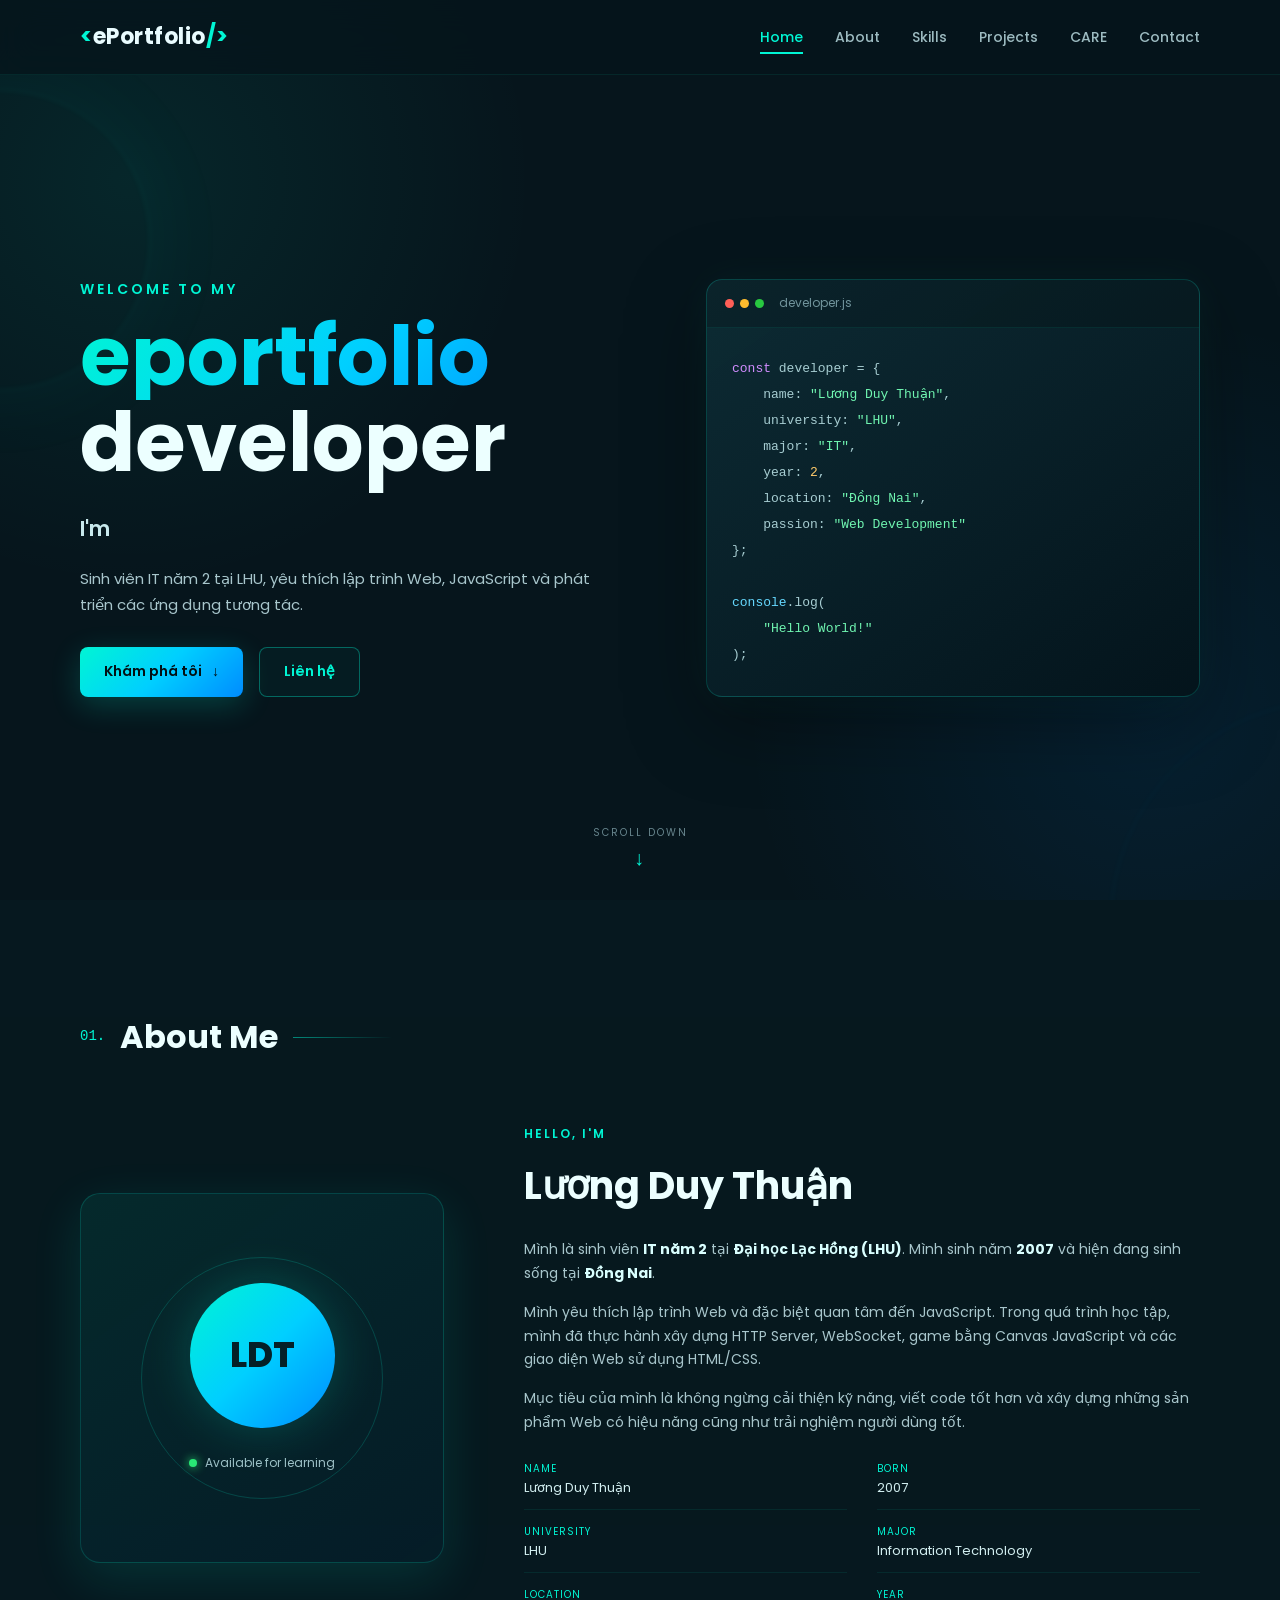
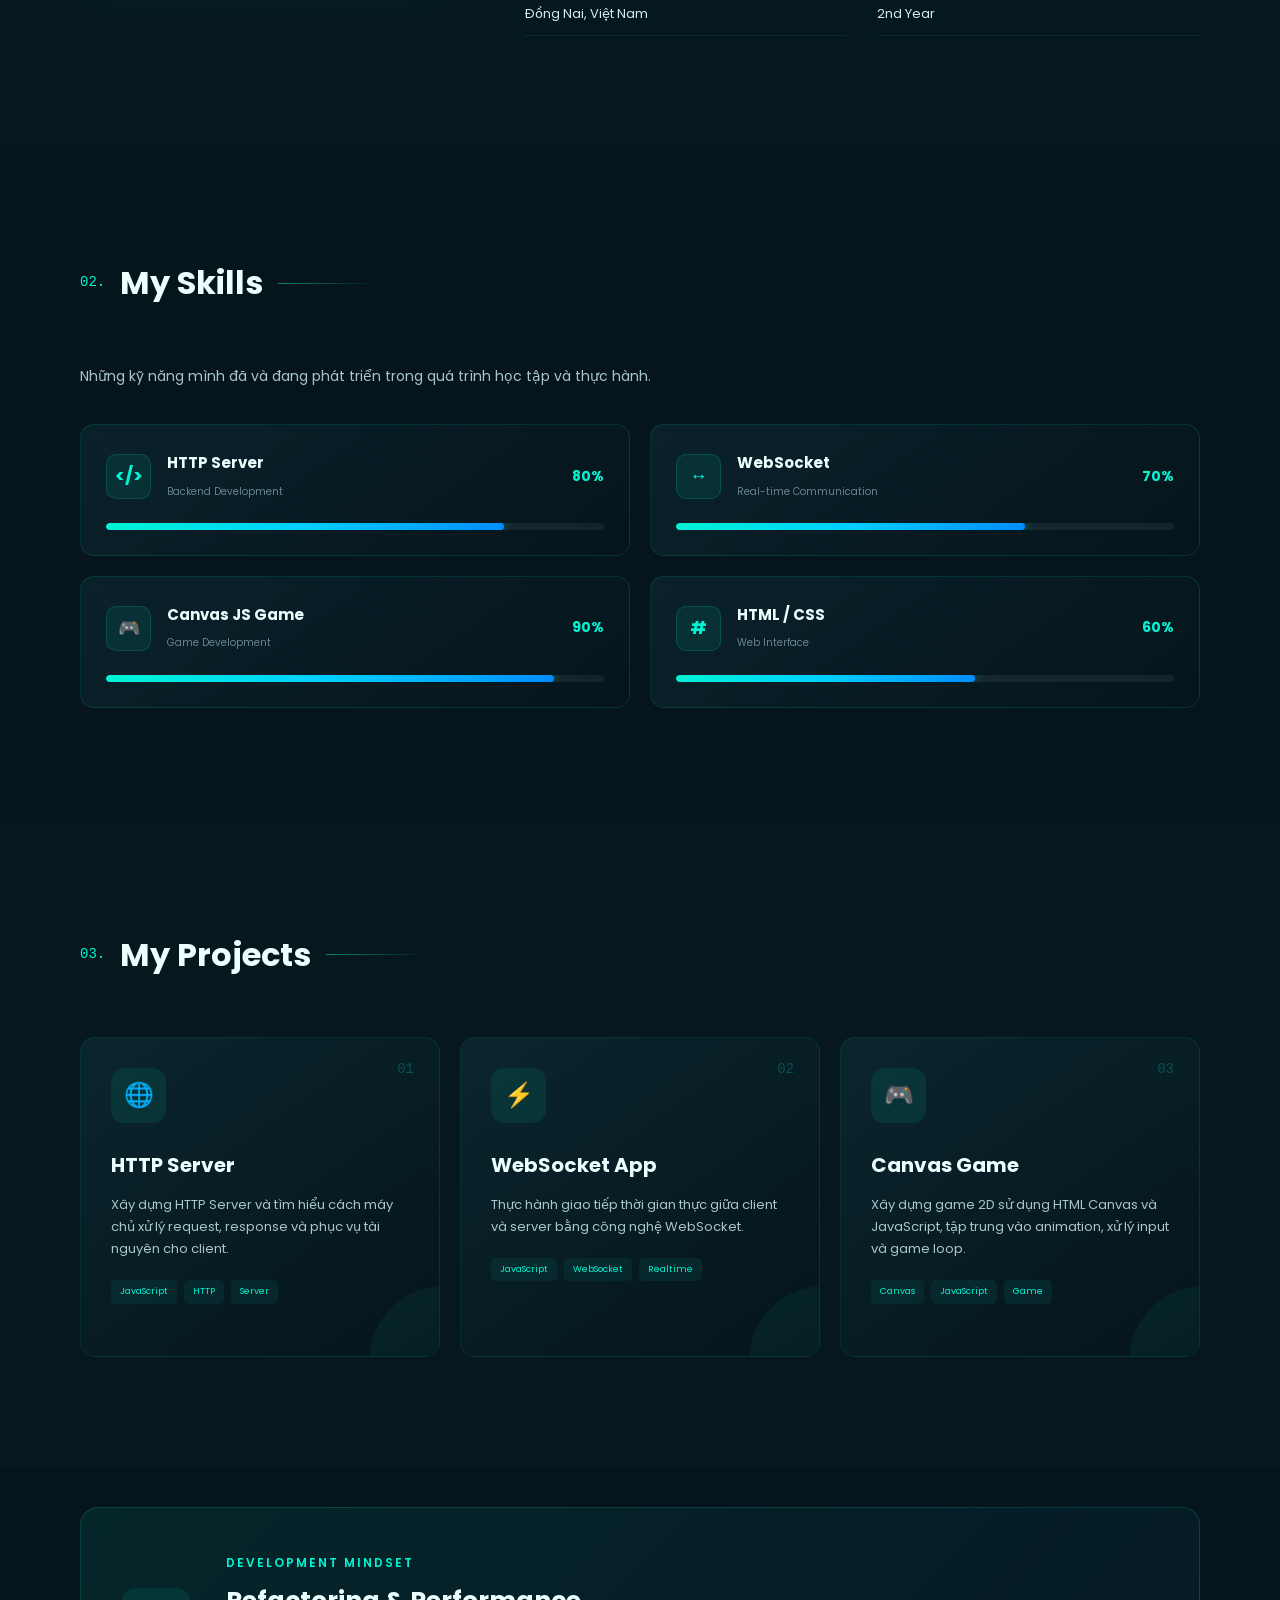
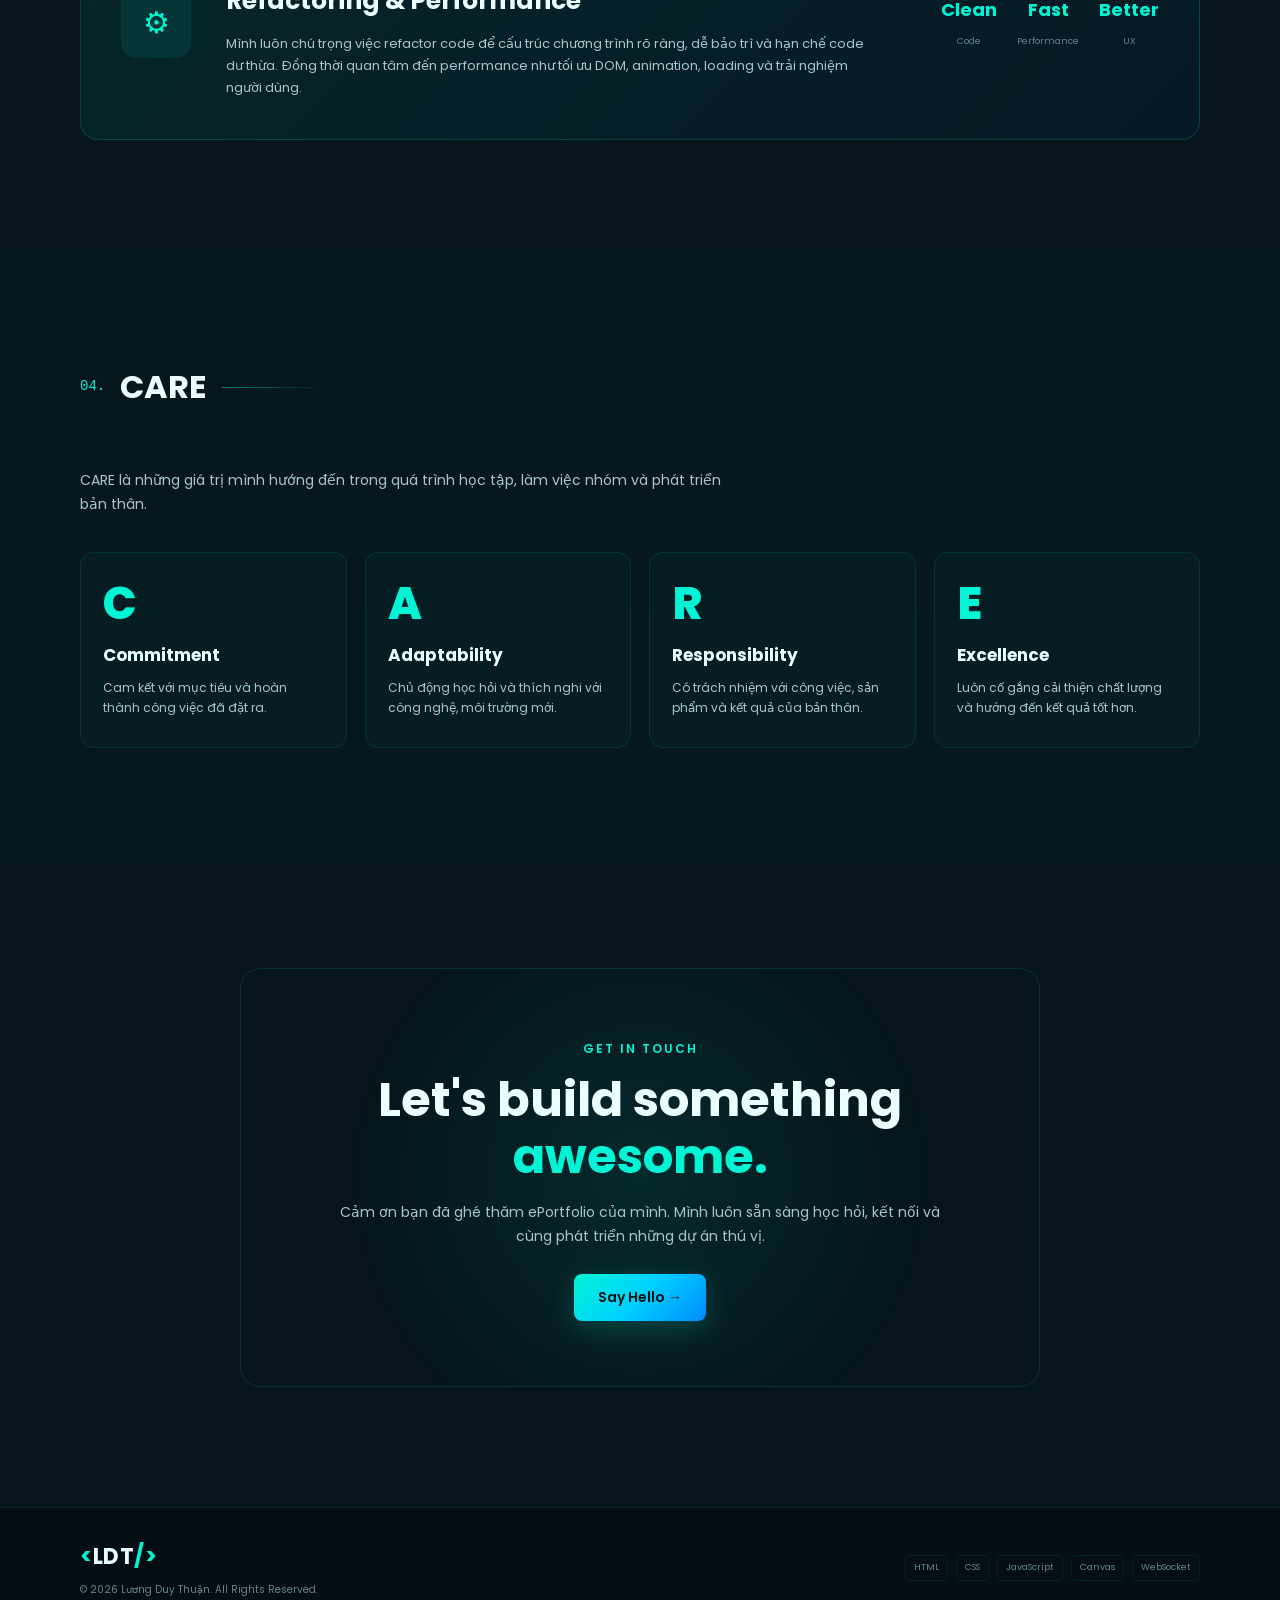
<file: buoi 6/index.html>
<!DOCTYPE html>
<html lang="vi">
<head>
    <meta charset="UTF-8">
    <meta name="viewport" content="width=device-width, initial-scale=1.0">

    <title>eportfolio developer | Lương Duy Thuận</title>

    <!-- Google Font -->
    <link rel="preconnect" href="https://fonts.googleapis.com">
    <link rel="preconnect" href="https://fonts.gstatic.com" crossorigin>
    <link
        href="https://fonts.googleapis.com/css2?family=Poppins:wght@300;400;500;600;700;800&display=swap"
        rel="stylesheet"
    >

    <!-- AOS Animation -->
    <link
        href="https://unpkg.com/aos@2.3.1/dist/aos.css"
        rel="stylesheet"
    >

    <!-- CSS -->
    <link rel="stylesheet" href="style.css">
</head>

<body>

    <!-- ==============================
         MASTER LOADING
    =============================== -->
    <div id="master-loader">
        <div class="loader-content">
            <div class="spinner"></div>
            <h3>Loading Portfolio...</h3>
            <p>Lương Duy Thuận</p>
        </div>
    </div>


    <!-- ==============================
         HEADER / NAVBAR
    =============================== -->
    <header class="header">
        <nav class="navbar container">

            <a href="#home" class="logo">
                <span>&lt;</span>ePortfolio<span>/&gt;</span>
            </a>

            <input class="menu-toggle" type="checkbox" id="menu-toggle">
            <label class="hamburger" for="menu-toggle" aria-label="Mở hoặc đóng menu">
                <span></span>
                <span></span>
                <span></span>
            </label>

            <ul class="nav-menu">
                <li>
                    <a href="#home" class="nav-link">Home</a>
                </li>

                <li>
                    <a href="#about" class="nav-link">About</a>
                </li>

                <li>
                    <a href="#skills" class="nav-link">Skills</a>
                </li>

                <li>
                    <a href="#projects" class="nav-link">Projects</a>
                </li>

                <li>
                    <a href="#care" class="nav-link">CARE</a>
                </li>

                <li>
                    <a href="#contact" class="nav-link">Contact</a>
                </li>
            </ul>

        </nav>
    </header>


    <main>

        <!-- ==============================
             HERO
        =============================== -->
        <section id="home" class="hero">

            <div class="hero-bg-circle circle-1"></div>
            <div class="hero-bg-circle circle-2"></div>

            <div class="container hero-content">

                <div class="hero-text" data-aos="fade-up">

                    <p class="hero-subtitle">
                        Welcome to my
                    </p>

                    <h1>
                        <span>eportfolio</span>
                        developer
                    </h1>

                    <div class="typing-wrapper">
                        <span class="typing-label">I'm </span>
                        <span class="typing-text" aria-label="Lương Duy Thuận, IT Student, Web Developer, JavaScript Developer">
                            <span class="typing-word typing-word-name" aria-hidden="true">Lương Duy Thuận</span>
                            <span class="typing-word typing-word-student" aria-hidden="true">IT Student</span>
                            <span class="typing-word typing-word-web" aria-hidden="true">Web Developer</span>
                            <span class="typing-word typing-word-js" aria-hidden="true">JavaScript Developer</span>
                        </span>
                    </div>

                    <p class="hero-description">
                        Sinh viên IT năm 2 tại LHU, yêu thích lập trình
                        Web, JavaScript và phát triển các ứng dụng tương tác.
                    </p>

                    <div class="hero-buttons">

                        <a href="#about" class="btn btn-primary">
                            Khám phá tôi
                            <span>↓</span>
                        </a>

                        <a href="#contact" class="btn btn-outline">
                            Liên hệ
                        </a>

                    </div>

                </div>


                <div class="hero-card" data-aos="fade-up" data-aos-delay="200">

                    <div class="code-window">

                        <div class="window-header">
                            <div class="window-dots">
                                <span></span>
                                <span></span>
                                <span></span>
                            </div>

                            <span>developer.js</span>
                        </div>

                        <div class="code-content">
<pre><code><span class="code-purple">const</span> developer = {
    name: <span class="code-green">"Lương Duy Thuận"</span>,
    university: <span class="code-green">"LHU"</span>,
    major: <span class="code-green">"IT"</span>,
    year: <span class="code-number">2</span>,
    location: <span class="code-green">"Đồng Nai"</span>,
    passion: <span class="code-green">"Web Development"</span>
};

<span class="code-blue">console</span>.log(
    <span class="code-green">"Hello World!"</span>
);</code></pre>
                        </div>

                    </div>

                </div>

            </div>

            <div class="scroll-down">
                <span>Scroll Down</span>
                <div class="scroll-arrow">↓</div>
            </div>

        </section>


        <!-- ==============================
             ABOUT
        =============================== -->
        <section id="about" class="section about-section">

            <div class="container">

                <div
                    class="section-heading"
                    data-aos="fade-up"
                >
                    <span class="section-number">01.</span>
                    <h2>About Me</h2>
                    <div class="heading-line"></div>
                </div>


                <div class="about-grid">

                    <div
                        class="about-image"
                        data-aos="fade-up"
                    >
                        <div class="profile-card">

                            <div class="profile-avatar">
                                <span>LDT</span>
                            </div>

                            <div class="profile-status">
                                <span class="status-dot"></span>
                                Available for learning
                            </div>

                        </div>
                    </div>


                    <div
                        class="about-content"
                        data-aos="fade-up"
                        data-aos-delay="150"
                    >

                        <span class="small-title">
                            Hello, I'm
                        </span>

                        <h3>
                            Lương Duy Thuận
                        </h3>

                        <p>
                            Mình là sinh viên <strong>IT năm 2</strong>
                            tại <strong>Đại học Lạc Hồng (LHU)</strong>.
                            Mình sinh năm <strong>2007</strong> và hiện
                            đang sinh sống tại <strong>Đồng Nai</strong>.
                        </p>

                        <p>
                            Mình yêu thích lập trình Web và đặc biệt quan tâm
                            đến JavaScript. Trong quá trình học tập, mình đã
                            thực hành xây dựng HTTP Server, WebSocket,
                            game bằng Canvas JavaScript và các giao diện
                            Web sử dụng HTML/CSS.
                        </p>

                        <p>
                            Mục tiêu của mình là không ngừng cải thiện kỹ năng,
                            viết code tốt hơn và xây dựng những sản phẩm
                            Web có hiệu năng cũng như trải nghiệm người dùng tốt.
                        </p>


                        <div class="about-info">

                            <div class="info-item">
                                <span class="info-label">Name</span>
                                <span>Lương Duy Thuận</span>
                            </div>

                            <div class="info-item">
                                <span class="info-label">Born</span>
                                <span>2007</span>
                            </div>

                            <div class="info-item">
                                <span class="info-label">University</span>
                                <span>LHU</span>
                            </div>

                            <div class="info-item">
                                <span class="info-label">Major</span>
                                <span>Information Technology</span>
                            </div>

                            <div class="info-item">
                                <span class="info-label">Location</span>
                                <span>Đồng Nai, Việt Nam</span>
                            </div>

                            <div class="info-item">
                                <span class="info-label">Year</span>
                                <span>2nd Year</span>
                            </div>

                        </div>

                    </div>

                </div>

            </div>

        </section>


        <!-- ==============================
             SKILLS
        =============================== -->
        <section id="skills" class="section skills-section">

            <div class="container">

                <div
                    class="section-heading"
                    data-aos="fade-up"
                >
                    <span class="section-number">02.</span>
                    <h2>My Skills</h2>
                    <div class="heading-line"></div>
                </div>


                <div class="skills-intro" data-aos="fade-up">

                    <p>
                        Những kỹ năng mình đã và đang phát triển
                        trong quá trình học tập và thực hành.
                    </p>

                </div>


                <div class="skills-grid">

                    <!-- Skill 1 -->
                    <div
                        class="skill-card"
                        data-aos="fade-up"
                        data-aos-delay="0"
                    >

                        <div class="skill-header">
                            <div class="skill-icon">
                                &lt;/&gt;
                            </div>

                            <div>
                                <h3>HTTP Server</h3>
                                <span>Backend Development</span>
                            </div>

                            <strong>80%</strong>
                        </div>

                        <div class="skill-bar">
                            <div
                                class="skill-progress"
                                style="--progress: 80%; --skill-order: 0"
                            ></div>
                        </div>

                    </div>


                    <!-- Skill 2 -->
                    <div
                        class="skill-card"
                        data-aos="fade-up"
                        data-aos-delay="100"
                    >

                        <div class="skill-header">
                            <div class="skill-icon">
                                ↔
                            </div>

                            <div>
                                <h3>WebSocket</h3>
                                <span>Real-time Communication</span>
                            </div>

                            <strong>70%</strong>
                        </div>

                        <div class="skill-bar">
                            <div
                                class="skill-progress"
                                style="--progress: 70%; --skill-order: 1"
                            ></div>
                        </div>

                    </div>


                    <!-- Skill 3 -->
                    <div
                        class="skill-card"
                        data-aos="fade-up"
                        data-aos-delay="200"
                    >

                        <div class="skill-header">
                            <div class="skill-icon">
                                🎮
                            </div>

                            <div>
                                <h3>Canvas JS Game</h3>
                                <span>Game Development</span>
                            </div>

                            <strong>90%</strong>
                        </div>

                        <div class="skill-bar">
                            <div
                                class="skill-progress"
                                style="--progress: 90%; --skill-order: 2"
                            ></div>
                        </div>

                    </div>


                    <!-- Skill 4 -->
                    <div
                        class="skill-card"
                        data-aos="fade-up"
                        data-aos-delay="300"
                    >

                        <div class="skill-header">
                            <div class="skill-icon">
                                #
                            </div>

                            <div>
                                <h3>HTML / CSS</h3>
                                <span>Web Interface</span>
                            </div>

                            <strong>60%</strong>
                        </div>

                        <div class="skill-bar">
                            <div
                                class="skill-progress"
                                style="--progress: 60%; --skill-order: 3"
                            ></div>
                        </div>

                    </div>

                </div>

            </div>

        </section>


        <!-- ==============================
             PROJECTS
        =============================== -->
        <section id="projects" class="section projects-section">

            <div class="container">

                <div
                    class="section-heading"
                    data-aos="fade-up"
                >
                    <span class="section-number">03.</span>
                    <h2>My Projects</h2>
                    <div class="heading-line"></div>
                </div>


                <div class="projects-grid">

                    <!-- Project 1 -->
                    <article
                        class="project-card"
                        data-aos="fade-up"
                    >

                        <div class="project-number">
                            01
                        </div>

                        <div class="project-icon">
                            🌐
                        </div>

                        <h3>HTTP Server</h3>

                        <p>
                            Xây dựng HTTP Server và tìm hiểu cách
                            máy chủ xử lý request, response và phục vụ
                            tài nguyên cho client.
                        </p>

                        <div class="project-tags">
                            <span>JavaScript</span>
                            <span>HTTP</span>
                            <span>Server</span>
                        </div>

                    </article>


                    <!-- Project 2 -->
                    <article
                        class="project-card"
                        data-aos="fade-up"
                        data-aos-delay="100"
                    >

                        <div class="project-number">
                            02
                        </div>

                        <div class="project-icon">
                            ⚡
                        </div>

                        <h3>WebSocket App</h3>

                        <p>
                            Thực hành giao tiếp thời gian thực giữa
                            client và server bằng công nghệ WebSocket.
                        </p>

                        <div class="project-tags">
                            <span>JavaScript</span>
                            <span>WebSocket</span>
                            <span>Realtime</span>
                        </div>

                    </article>


                    <!-- Project 3 -->
                    <article
                        class="project-card"
                        data-aos="fade-up"
                        data-aos-delay="200"
                    >

                        <div class="project-number">
                            03
                        </div>

                        <div class="project-icon">
                            🎮
                        </div>

                        <h3>Canvas Game</h3>

                        <p>
                            Xây dựng game 2D sử dụng HTML Canvas và
                            JavaScript, tập trung vào animation,
                            xử lý input và game loop.
                        </p>

                        <div class="project-tags">
                            <span>Canvas</span>
                            <span>JavaScript</span>
                            <span>Game</span>
                        </div>

                    </article>

                </div>

            </div>

        </section>


        <!-- ==============================
             REFACTORING PERFORMANCE
        =============================== -->
        <section class="section performance-section">

            <div class="container">

                <div
                    class="performance-card"
                    data-aos="fade-up"
                >

                    <div class="performance-icon">
                        ⚙
                    </div>

                    <div class="performance-content">

                        <span class="small-title">
                            Development Mindset
                        </span>

                        <h2>Refactoring & Performance</h2>

                        <p>
                            Mình luôn chú trọng việc refactor code để
                            cấu trúc chương trình rõ ràng, dễ bảo trì
                            và hạn chế code dư thừa. Đồng thời quan tâm
                            đến performance như tối ưu DOM, animation,
                            loading và trải nghiệm người dùng.
                        </p>

                    </div>

                    <div class="performance-stats">

                        <div>
                            <strong>Clean</strong>
                            <span>Code</span>
                        </div>

                        <div>
                            <strong>Fast</strong>
                            <span>Performance</span>
                        </div>

                        <div>
                            <strong>Better</strong>
                            <span>UX</span>
                        </div>

                    </div>

                </div>

            </div>

        </section>


        <!-- ==============================
             CARE
        =============================== -->
        <section id="care" class="section care-section">

            <div class="container">

                <div
                    class="section-heading"
                    data-aos="fade-up"
                >
                    <span class="section-number">04.</span>
                    <h2>CARE</h2>
                    <div class="heading-line"></div>
                </div>


                <div class="care-intro" data-aos="fade-up">

                    <p>
                        CARE là những giá trị mình hướng đến trong
                        quá trình học tập, làm việc nhóm và phát triển
                        bản thân.
                    </p>

                </div>


                <div class="care-grid">

                    <div class="care-card" data-aos="fade-up">
                        <span class="care-letter">C</span>
                        <h3>Commitment</h3>
                        <p>
                            Cam kết với mục tiêu và hoàn thành
                            công việc đã đặt ra.
                        </p>
                    </div>


                    <div
                        class="care-card"
                        data-aos="fade-up"
                        data-aos-delay="100"
                    >
                        <span class="care-letter">A</span>
                        <h3>Adaptability</h3>
                        <p>
                            Chủ động học hỏi và thích nghi với
                            công nghệ, môi trường mới.
                        </p>
                    </div>


                    <div
                        class="care-card"
                        data-aos="fade-up"
                        data-aos-delay="200"
                    >
                        <span class="care-letter">R</span>
                        <h3>Responsibility</h3>
                        <p>
                            Có trách nhiệm với công việc,
                            sản phẩm và kết quả của bản thân.
                        </p>
                    </div>


                    <div
                        class="care-card"
                        data-aos="fade-up"
                        data-aos-delay="300"
                    >
                        <span class="care-letter">E</span>
                        <h3>Excellence</h3>
                        <p>
                            Luôn cố gắng cải thiện chất lượng
                            và hướng đến kết quả tốt hơn.
                        </p>
                    </div>

                </div>

            </div>

        </section>


        <!-- ==============================
             CONTACT
        =============================== -->
        <section id="contact" class="section contact-section">

            <div class="container">

                <div
                    class="contact-card"
                    data-aos="fade-up"
                >

                    <span class="small-title">
                        Get In Touch
                    </span>

                    <h2>
                        Let's build something
                        <span>awesome.</span>
                    </h2>

                    <p>
                        Cảm ơn bạn đã ghé thăm ePortfolio của mình.
                        Mình luôn sẵn sàng học hỏi, kết nối và cùng
                        phát triển những dự án thú vị.
                    </p>

                    <a href="mailto:your-email@example.com" class="btn btn-primary">
                        Say Hello →
                    </a>

                </div>

            </div>

        </section>

    </main>


    <!-- ==============================
         FOOTER
    =============================== -->
    <footer class="footer">

        <div class="container footer-content">

            <div>
                <a href="#home" class="logo">
                    <span>&lt;</span>LDT<span>/&gt;</span>
                </a>

                <p>
                    © 2026 Lương Duy Thuận. All Rights Reserved.
                </p>
            </div>

            <div class="footer-tech">
                <span>HTML</span>
                <span>CSS</span>
                <span>JavaScript</span>
                <span>Canvas</span>
                <span>WebSocket</span>
            </div>

        </div>

    </footer>


    <!-- AOS JS -->
    <script src="https://unpkg.com/aos@2.3.1/dist/aos.js"></script>
    <script>
        AOS.init({
            duration: 800,
            easing: "ease-out-cubic",
            once: true,
            offset: 80
        });
    </script>

</body>
</html>
</file>
<file: buoi 6/style.css>
/* =========================================
   BASE & DESIGN TOKENS
========================================= */

:root {
    --color-primary: #00f5d4;
    --color-primary-rgb: 0, 245, 212;
    --color-cyan: #00cfff;
    --color-blue: #008cff;
    --color-background: #06151c;
    --color-white: #ecffff;
    --color-text: #a8c6cc;
    --color-muted: #66848c;
    --color-border: rgba(var(--color-primary-rgb), 0.18);

    --spacing-sm: 0.75rem;
    --spacing-md: 1rem;
    --spacing-lg: 1.5rem;
    --spacing-xl: 2rem;
    --spacing-section: 6.875rem;

    --aqua: var(--color-primary);
    --cyan: var(--color-cyan);
    --white: var(--color-white);
    --text: var(--color-text);
    --muted: var(--color-muted);
    --border: var(--color-border);
    --gradient: linear-gradient(135deg, var(--color-primary), var(--color-cyan), var(--color-blue));
    --shadow: 0 15px 50px rgba(var(--color-primary-rgb), 0.12);
}

* {
    margin: 0;
    padding: 0;
    box-sizing: border-box;
}

html {
    scroll-behavior: smooth;
    scroll-padding-top: 75px;
}

body {
    font-family: "Poppins", sans-serif;
    background: var(--color-background);
    color: #e9fcff;
    line-height: 1.7;
    overflow-x: hidden;
}

a {
    text-decoration: none;
    color: inherit;
}

button {
    font-family: inherit;
}

ul {
    list-style: none;
}

/* =========================================
   LAYOUT
========================================= */

.container {
    width: min(1120px, 90%);
    margin: auto;
}


/* =========================================
   COMPONENTS
========================================= */

/* =========================================
   MASTER LOADER
========================================= */

#master-loader {
    position: fixed;
    inset: 0;
    z-index: 99999;

    display: flex;
    justify-content: center;
    align-items: center;

    background:
        radial-gradient(
            circle at center,
            #0d3039 0%,
            #06151c 55%,
            #030b0f 100%
        );

    animation: loader-dismiss 0.7s ease 0.8s forwards;
    pointer-events: auto;
}

@keyframes loader-dismiss {
    to {
        opacity: 0;
        visibility: hidden;
    }
}

.loader-content {
    text-align: center;
}

.loader-content h3 {
    margin-top: 22px;
    color: var(--white);
    font-size: 18px;
    letter-spacing: 1px;
}

.loader-content p {
    margin-top: 5px;
    color: var(--aqua);
    font-size: 13px;
}

.spinner {
    width: 65px;
    height: 65px;

    margin: auto;

    border-radius: 50%;

    border: 4px solid rgba(0, 245, 212, 0.12);
    border-top-color: var(--aqua);
    border-right-color: var(--cyan);

    animation: spin 0.8s linear infinite;

    box-shadow:
        0 0 25px rgba(0, 245, 212, 0.25);
}

@keyframes spin {
    to {
        transform: rotate(360deg);
    }
}


/* =========================================
   HEADER
========================================= */

.header {
    position: fixed;
    top: 0;
    left: 0;

    width: 100%;
    height: 75px;

    z-index: 1000;

    background: rgba(6, 21, 28, 0.78);
    backdrop-filter: blur(16px);

    border-bottom: 1px solid rgba(0, 245, 212, 0.08);
}

@supports (animation-timeline: scroll(root block)) {
    .header {
        animation: header-on-scroll linear both;
        animation-timeline: scroll(root block);
        animation-range: 0px 40px;
    }
}

@keyframes header-on-scroll {
    to {
        background: rgba(4, 17, 23, 0.94);
        box-shadow: 0 10px 30px rgba(0, 0, 0, 0.18);
    }
}

.navbar {
    height: 100%;

    display: flex;
    align-items: center;
    justify-content: space-between;
}

.logo {
    font-size: 22px;
    font-weight: 700;
    letter-spacing: 0.5px;
}

.logo span {
    color: var(--aqua);
}

.nav-menu {
    display: flex;
    align-items: center;
    gap: var(--spacing-xl);
}

.nav-link {
    position: relative;

    color: #9dbbc1;
    font-size: 14px;
    font-weight: 500;

    transition: 0.3s ease;
}

.nav-link::after {
    content: "";

    position: absolute;
    left: 0;
    bottom: -7px;

    width: 0;
    height: 2px;

    background: var(--aqua);

    transition: 0.3s ease;
}

.nav-link:hover,
body:has(#about:target) .nav-link[href="#about"],
body:has(#skills:target) .nav-link[href="#skills"],
body:has(#projects:target) .nav-link[href="#projects"],
body:has(#care:target) .nav-link[href="#care"],
body:has(#contact:target) .nav-link[href="#contact"],
body:has(#home:target) .nav-link[href="#home"],
body:not(:has(main section:target)) .nav-link[href="#home"] {
    color: var(--aqua);
}

.nav-link:hover::after,
body:has(#about:target) .nav-link[href="#about"]::after,
body:has(#skills:target) .nav-link[href="#skills"]::after,
body:has(#projects:target) .nav-link[href="#projects"]::after,
body:has(#care:target) .nav-link[href="#care"]::after,
body:has(#contact:target) .nav-link[href="#contact"]::after,
body:has(#home:target) .nav-link[href="#home"]::after,
body:not(:has(main section:target)) .nav-link[href="#home"]::after {
    width: 100%;
}


/* =========================================
   HAMBURGER
========================================= */

.menu-toggle {
    display: none;
}

.hamburger {
    display: none;

    width: 42px;
    height: 42px;

    border: 1px solid var(--border);
    border-radius: 10px;

    background: rgba(0, 245, 212, 0.05);

    cursor: pointer;

    flex-direction: column;
    justify-content: center;
    align-items: center;
    gap: 5px;
}

.hamburger span {
    width: 21px;
    height: 2px;

    background: var(--aqua);

    border-radius: 10px;

    transition: 0.3s ease;
}

.menu-toggle:checked + .hamburger span:nth-child(1) {
    transform: translateY(7px) rotate(45deg);
}

.menu-toggle:checked + .hamburger span:nth-child(2) {
    opacity: 0;
}

.menu-toggle:checked + .hamburger span:nth-child(3) {
    transform: translateY(-7px) rotate(-45deg);
}


/* =========================================
   HERO
========================================= */

.hero {
    min-height: 100vh;

    position: relative;

    display: flex;
    align-items: center;

    overflow: hidden;

    padding-top: 75px;

    background:
        radial-gradient(
            circle at 10% 20%,
            rgba(0, 245, 212, 0.08),
            transparent 30%
        ),
        radial-gradient(
            circle at 90% 80%,
            rgba(0, 140, 255, 0.09),
            transparent 30%
        );
}

.hero-content {
    display: grid;

    grid-template-columns: 1.05fr 0.95fr;

    align-items: center;

    gap: 80px;

    position: relative;
    z-index: 2;
}

.hero-subtitle {
    color: var(--aqua);

    font-size: 14px;
    font-weight: 600;

    letter-spacing: 3px;
    text-transform: uppercase;

    margin-bottom: 12px;
}

.hero h1 {
    font-size: clamp(48px, 7vw, 82px);

    line-height: 1.05;

    text-transform: lowercase;

    color: var(--white);

    margin-bottom: 25px;
}

.hero h1 span {
    display: block;

    background: var(--gradient);
    background-clip: text;
    -webkit-background-clip: text;

    color: transparent;
}

.typing-wrapper {
    min-height: 1.7em;

    font-size: 21px;
    font-weight: 600;

    color: #c8e9ed;

    margin-bottom: 20px;
}

.typing-text {
    display: inline-grid;
    vertical-align: bottom;
}

.typing-word {
    grid-area: 1 / 1;
    width: 0;
    min-width: 0;
    overflow: hidden;
    white-space: nowrap;
    border-right: 2px solid var(--aqua);
    color: var(--aqua);
    opacity: 0;
    animation-duration: 24s;
    animation-iteration-count: infinite;
    animation-timing-function: linear;
}

.typing-word-name {
    animation-name: type-name;
}

.typing-word-student {
    animation-name: type-student;
}

.typing-word-web {
    animation-name: type-web;
}

.typing-word-js {
    animation-name: type-js;
}

@keyframes type-name {
    0% { width: 0; opacity: 1; animation-timing-function: steps(15, end); }
    8.3% { width: 15ch; opacity: 1; }
    16.6% { width: 15ch; opacity: 1; animation-timing-function: steps(15, start); }
    20.8% { width: 0; opacity: 1; }
    22% { width: 0; opacity: 0; }
    100% { width: 0; opacity: 0; }
}

@keyframes type-student {
    0%, 24% { width: 0; opacity: 0; }
    25% { width: 0; opacity: 1; animation-timing-function: steps(10, end); }
    33.3% { width: 10ch; opacity: 1; }
    41.6% { width: 10ch; opacity: 1; animation-timing-function: steps(10, start); }
    45.8% { width: 0; opacity: 1; }
    47% { width: 0; opacity: 0; }
    100% { width: 0; opacity: 0; }
}

@keyframes type-web {
    0%, 49% { width: 0; opacity: 0; }
    50% { width: 0; opacity: 1; animation-timing-function: steps(14, end); }
    58.3% { width: 14ch; opacity: 1; }
    66.6% { width: 14ch; opacity: 1; animation-timing-function: steps(14, start); }
    70.8% { width: 0; opacity: 1; }
    72% { width: 0; opacity: 0; }
    100% { width: 0; opacity: 0; }
}

@keyframes type-js {
    0%, 74% { width: 0; opacity: 0; }
    75% { width: 0; opacity: 1; animation-timing-function: steps(20, end); }
    83.3% { width: 20ch; opacity: 1; }
    91.6% { width: 20ch; opacity: 1; animation-timing-function: steps(20, start); }
    95.8% { width: 0; opacity: 1; }
    97% { width: 0; opacity: 0; }
    100% { width: 0; opacity: 0; }
}

.hero-description {
    max-width: 570px;

    color: var(--text);

    font-size: 15px;

    margin-bottom: 30px;
}

.hero-buttons {
    display: flex;
    gap: var(--spacing-md);
    flex-wrap: wrap;
}


/* =========================================
   BUTTONS
========================================= */

.btn {
    display: inline-flex;

    align-items: center;
    justify-content: center;

    gap: 10px;

    padding: var(--spacing-sm) var(--spacing-lg);

    border-radius: 8px;

    font-size: 14px;
    font-weight: 600;

    transition: 0.3s ease;
}

.btn-primary {
    color: #031014;

    background: var(--gradient);

    box-shadow:
        0 8px 30px rgba(0, 245, 212, 0.2);
}

.btn-primary:hover {
    transform: translateY(-3px);

    box-shadow:
        0 12px 35px rgba(0, 245, 212, 0.35);
}

.btn-outline {
    color: var(--aqua);

    border: 1px solid rgba(0, 245, 212, 0.35);

    background: rgba(0, 245, 212, 0.03);
}

.btn-outline:hover {
    color: #031014;

    background: var(--aqua);

    transform: translateY(-3px);
}


/* =========================================
   CODE WINDOW
========================================= */

.hero-card {
    width: 100%;
}

.code-window {
    overflow: hidden;

    border-radius: 16px;

    background:
        linear-gradient(
            145deg,
            rgba(14, 46, 55, 0.9),
            rgba(4, 20, 27, 0.95)
        );

    border: 1px solid var(--border);

    box-shadow:
        0 25px 80px rgba(0, 0, 0, 0.35),
        0 0 40px rgba(0, 245, 212, 0.06);
}

.window-header {
    height: 48px;

    padding: 0 18px;

    display: flex;
    align-items: center;
    gap: 15px;

    color: #70939b;

    font-size: 12px;

    background: rgba(0, 0, 0, 0.18);

    border-bottom: 1px solid rgba(0, 245, 212, 0.08);
}

.window-dots {
    display: flex;
    gap: 6px;
}

.window-dots span {
    width: 9px;
    height: 9px;

    border-radius: 50%;

    background: #35545c;
}

.window-dots span:nth-child(1) {
    background: #ff5f57;
}

.window-dots span:nth-child(2) {
    background: #febc2e;
}

.window-dots span:nth-child(3) {
    background: #28c840;
}

.code-content {
    padding: 28px 25px;

    overflow-x: auto;
}

.code-content pre {
    color: #a7cdd2;

    font-family: "Courier New", monospace;

    font-size: 13px;

    line-height: 2;
}

.code-purple {
    color: #d18cff;
}

.code-green {
    color: #70f5b1;
}

.code-number {
    color: #ffcb6b;
}

.code-blue {
    color: #66d9ff;
}


/* =========================================
   HERO BACKGROUND
========================================= */

.hero-bg-circle {
    position: absolute;

    border-radius: 50%;

    filter: blur(2px);

    pointer-events: none;
}

.circle-1 {
    width: 300px;
    height: 300px;

    top: 10%;
    left: -150px;

    border: 1px solid rgba(0, 245, 212, 0.08);

    box-shadow:
        0 0 100px rgba(0, 245, 212, 0.05);
}

.circle-2 {
    width: 450px;
    height: 450px;

    right: -280px;
    bottom: -250px;

    border: 1px solid rgba(0, 207, 255, 0.08);
}

.scroll-down {
    position: absolute;

    bottom: 25px;
    left: 50%;

    transform: translateX(-50%);

    color: var(--muted);

    font-size: 10px;

    text-transform: uppercase;
    letter-spacing: 2px;

    text-align: center;
}

.scroll-arrow {
    color: var(--aqua);

    font-size: 20px;

    animation: scrollBounce 1.5s infinite;
}

@keyframes scrollBounce {
    0%,
    100% {
        transform: translateY(0);
    }

    50% {
        transform: translateY(7px);
    }
}


/* =========================================
   SECTION
========================================= */

.section {
    padding: var(--spacing-section) 0;

    position: relative;
}

.section:nth-child(even) {
    background: rgba(0, 245, 212, 0.012);
}

.section-heading {
    display: flex;
    align-items: center;

    gap: 15px;

    margin-bottom: 55px;
}

.section-number {
    color: var(--aqua);

    font-family: monospace;

    font-size: 14px;
}

.section-heading h2 {
    font-size: 32px;

    color: var(--white);
}

.heading-line {
    height: 1px;

    width: 100px;

    background: linear-gradient(
        90deg,
        rgba(0, 245, 212, 0.5),
        transparent
    );
}


/* =========================================
   ABOUT
========================================= */

.about-grid {
    display: grid;

    grid-template-columns: 0.7fr 1.3fr;

    gap: 80px;

    align-items: center;
}

.profile-card {
    position: relative;

    min-height: 370px;

    border-radius: 20px;

    display: flex;
    align-items: center;
    justify-content: center;
    flex-direction: column;

    background:
        linear-gradient(
            145deg,
            rgba(0, 245, 212, 0.08),
            rgba(0, 140, 255, 0.04)
        );

    border: 1px solid var(--border);

    box-shadow: var(--shadow);

    overflow: hidden;
}

.profile-card::before {
    content: "";

    position: absolute;

    width: 240px;
    height: 240px;

    border-radius: 50%;

    border: 1px solid rgba(0, 245, 212, 0.18);

    animation: profileRotate 12s linear infinite;
}

@keyframes profileRotate {
    to {
        transform: rotate(360deg);
    }
}

.profile-avatar {
    width: 145px;
    height: 145px;

    border-radius: 50%;

    display: flex;
    align-items: center;
    justify-content: center;

    background: var(--gradient);

    color: #042027;

    font-size: 35px;
    font-weight: 800;

    position: relative;
    z-index: 2;

    box-shadow:
        0 0 50px rgba(0, 245, 212, 0.2);
}

.profile-status {
    margin-top: 25px;

    color: #9ec1c7;

    font-size: 12px;

    display: flex;
    align-items: center;
    gap: 8px;
}

.status-dot {
    width: 8px;
    height: 8px;

    background: #29e875;

    border-radius: 50%;

    box-shadow:
        0 0 10px #29e875;
}

.small-title {
    color: var(--aqua);

    font-size: 12px;
    font-weight: 600;

    text-transform: uppercase;

    letter-spacing: 2px;
}

.about-content h3 {
    margin: 7px 0 20px;

    font-size: 38px;

    color: var(--white);
}

.about-content p {
    color: var(--text);

    font-size: 14px;

    margin-bottom: 15px;
}

.about-content strong {
    color: #d9ffff;
}

.about-info {
    margin-top: 25px;

    display: grid;

    grid-template-columns: 1fr 1fr;

    gap: 13px 30px;
}

.info-item {
    display: flex;

    flex-direction: column;

    padding-bottom: 10px;

    border-bottom: 1px solid rgba(0, 245, 212, 0.08);

    font-size: 13px;

    color: #d1edef;
}

.info-label {
    color: var(--aqua);

    font-size: 10px;

    text-transform: uppercase;

    letter-spacing: 1px;
}


/* =========================================
   SKILLS
========================================= */

.skills-intro {
    max-width: 650px;

    margin-bottom: 35px;

    color: var(--text);

    font-size: 14px;
}

.skills-grid {
    display: grid;

    grid-template-columns: 1fr 1fr;

    gap: 20px;
}

.skill-card {
    padding: 25px;

    border: 1px solid rgba(0, 245, 212, 0.12);

    border-radius: 14px;

    background:
        linear-gradient(
            145deg,
            rgba(13, 41, 51, 0.65),
            rgba(6, 21, 28, 0.7)
        );

    transition: 0.3s ease;
}

.skill-card:hover {
    border-color: rgba(0, 245, 212, 0.35);

    transform: translateY(-5px);

    box-shadow: var(--shadow);
}

.skill-header {
    display: grid;

    grid-template-columns: 48px 1fr auto;

    align-items: center;

    gap: 13px;

    margin-bottom: 20px;
}

.skill-icon {
    width: 45px;
    height: 45px;

    display: flex;
    align-items: center;
    justify-content: center;

    border-radius: 10px;

    background: rgba(0, 245, 212, 0.08);

    border: 1px solid rgba(0, 245, 212, 0.15);

    color: var(--aqua);

    font-size: 18px;
    font-weight: 700;
}

.skill-header h3 {
    color: var(--white);

    font-size: 15px;
}

.skill-header span {
    color: var(--muted);

    font-size: 10px;
}

.skill-header strong {
    color: var(--aqua);

    font-size: 14px;
}

.skill-bar {
    width: 100%;
    height: 7px;

    border-radius: 20px;

    background: rgba(255, 255, 255, 0.06);

    overflow: hidden;
}

.skill-progress {
    width: var(--progress);
    height: 100%;

    border-radius: inherit;

    background: var(--gradient);

    box-shadow:
        0 0 12px rgba(0, 245, 212, 0.5);

    transform-origin: left;
    animation: skill-fill 1.8s cubic-bezier(0.2, 0.8, 0.2, 1) both;
    animation-delay: calc(var(--skill-order) * 180ms);
}

@keyframes skill-fill {
    from {
        width: 0;
    }
    to {
        width: var(--progress);
    }
}


/* =========================================
   PROJECTS
========================================= */

.projects-section {
    background:
        radial-gradient(
            circle at 90% 30%,
            rgba(0, 245, 212, 0.04),
            transparent 35%
        );
}

.projects-grid {
    display: grid;

    grid-template-columns: repeat(3, 1fr);

    gap: 20px;
}

.project-card {
    position: relative;

    min-height: 320px;

    padding: 30px;

    border-radius: 15px;

    background:
        linear-gradient(
            145deg,
            rgba(14, 46, 55, 0.65),
            rgba(5, 19, 25, 0.75)
        );

    border: 1px solid rgba(0, 245, 212, 0.1);

    overflow: hidden;

    transition: 0.35s ease;
}

.project-card::after {
    content: "";

    position: absolute;

    width: 150px;
    height: 150px;

    right: -80px;
    bottom: -80px;

    border-radius: 50%;

    background: rgba(0, 245, 212, 0.05);
}

.project-card:hover {
    transform: translateY(-8px);

    border-color: rgba(0, 245, 212, 0.35);

    box-shadow: var(--shadow);
}

.project-number {
    position: absolute;

    top: 20px;
    right: 25px;

    color: rgba(0, 245, 212, 0.25);

    font-family: monospace;
    font-size: 14px;
}

.project-icon {
    width: 55px;
    height: 55px;

    display: flex;
    align-items: center;
    justify-content: center;

    border-radius: 13px;

    margin-bottom: 25px;

    background: rgba(0, 245, 212, 0.08);

    font-size: 24px;
}

.project-card h3 {
    color: var(--white);

    font-size: 20px;

    margin-bottom: 12px;
}

.project-card p {
    color: var(--text);

    font-size: 13px;

    margin-bottom: 20px;
}

.project-tags {
    display: flex;

    flex-wrap: wrap;

    gap: 7px;
}

.project-tags span {
    padding: 4px 9px;

    border-radius: 5px;

    background: rgba(0, 245, 212, 0.06);

    color: var(--aqua);

    font-size: 9px;
}


/* =========================================
   PERFORMANCE
========================================= */

.performance-section {
    padding-top: 40px;
}

.performance-card {
    padding: 40px;

    display: grid;

    grid-template-columns: 80px 1fr auto;

    gap: 25px;

    align-items: center;

    border-radius: 18px;

    background:
        linear-gradient(
            135deg,
            rgba(0, 245, 212, 0.08),
            rgba(0, 140, 255, 0.04)
        );

    border: 1px solid rgba(0, 245, 212, 0.16);
}

.performance-icon {
    width: 70px;
    height: 70px;

    display: flex;
    align-items: center;
    justify-content: center;

    border-radius: 15px;

    color: var(--aqua);

    background: rgba(0, 245, 212, 0.08);

    font-size: 30px;

    animation: gear 7s linear infinite;
}

@keyframes gear {
    to {
        transform: rotate(360deg);
    }
}

.performance-content h2 {
    color: var(--white);

    font-size: 25px;

    margin: 5px 0 10px;
}

.performance-content p {
    color: var(--text);

    font-size: 13px;

    max-width: 650px;
}

.performance-stats {
    display: flex;
    gap: 20px;
}

.performance-stats div {
    text-align: center;
}

.performance-stats strong {
    display: block;

    color: var(--aqua);

    font-size: 18px;
}

.performance-stats span {
    color: var(--muted);

    font-size: 9px;
}


/* =========================================
   CARE
========================================= */

.care-intro {
    max-width: 650px;

    color: var(--text);

    font-size: 14px;

    margin-bottom: 35px;
}

.care-grid {
    display: grid;

    grid-template-columns: repeat(4, 1fr);

    gap: 18px;
}

.care-card {
    padding: 28px 22px;

    border-radius: 14px;

    background: rgba(0, 245, 212, 0.025);

    border: 1px solid rgba(0, 245, 212, 0.1);

    transition: 0.3s ease;
}

.care-card:hover {
    transform: translateY(-7px);

    background: rgba(0, 245, 212, 0.06);

    border-color: rgba(0, 245, 212, 0.3);
}

.care-letter {
    display: block;

    color: var(--aqua);

    font-size: 45px;
    font-weight: 800;

    line-height: 1;

    margin-bottom: 15px;
}

.care-card h3 {
    color: var(--white);

    font-size: 17px;

    margin-bottom: 8px;
}

.care-card p {
    color: var(--text);

    font-size: 12px;
}


/* =========================================
   CONTACT
========================================= */

.contact-section {
    padding-bottom: 120px;
}

.contact-card {
    max-width: 800px;

    margin: auto;

    text-align: center;

    padding: 65px 30px;

    border-radius: 20px;

    background:
        radial-gradient(
            circle at center,
            rgba(0, 245, 212, 0.09),
            transparent 65%
        );

    border: 1px solid rgba(0, 245, 212, 0.12);
}

.contact-card h2 {
    margin: 10px 0 15px;

    color: var(--white);

    font-size: clamp(30px, 5vw, 48px);

    line-height: 1.2;
}

.contact-card h2 span {
    color: var(--aqua);
}

.contact-card p {
    max-width: 600px;

    margin: 0 auto 25px;

    color: var(--text);

    font-size: 14px;
}


/* =========================================
   FOOTER
========================================= */

.footer {
    padding: 30px 0;

    border-top: 1px solid rgba(0, 245, 212, 0.08);

    background: #040e13;
}

.footer-content {
    display: flex;

    align-items: center;
    justify-content: space-between;

    gap: 20px;
}

.footer p {
    margin-top: 5px;

    color: var(--muted);

    font-size: 10px;
}

.footer-tech {
    display: flex;

    flex-wrap: wrap;

    gap: 8px;
}

.footer-tech span {
    padding: 4px 8px;

    color: var(--muted);

    font-size: 9px;

    border: 1px solid rgba(0, 245, 212, 0.08);

    border-radius: 4px;
}


/* =========================================
   UTILITIES & RESPONSIVE
========================================= */

@media (max-width: 900px) {

    .hero-content {
        grid-template-columns: 1fr;

        gap: 45px;

        padding-top: 50px;
        padding-bottom: 80px;
    }

    .hero-card {
        max-width: 650px;
    }

    .about-grid {
        grid-template-columns: 1fr;

        gap: 40px;
    }

    .profile-card {
        min-height: 300px;
        max-width: 500px;
    }

    .projects-grid {
        grid-template-columns: 1fr 1fr;
    }

    .care-grid {
        grid-template-columns: 1fr 1fr;
    }

    .performance-card {
        grid-template-columns: 70px 1fr;
    }

    .performance-stats {
        grid-column: 2;
    }
}


/* =========================================
   MOBILE
========================================= */

@media (max-width: 700px) {

    html {
        scroll-padding-top: 68px;
    }

    .header {
        height: 68px;
    }

    .container {
        width: min(92%, 600px);
    }

    .hamburger {
        display: flex;
    }

    .menu-toggle {
        display: block;
        position: absolute;
        width: 1px;
        height: 1px;
        overflow: hidden;
        clip-path: inset(50%);
        white-space: nowrap;
    }

    .menu-toggle:focus-visible + .hamburger {
        outline: 2px solid var(--aqua);
        outline-offset: 3px;
    }

    .nav-menu {
        position: absolute;

        top: 68px;
        left: 0;

        width: 100%;

        padding: 20px;

        flex-direction: column;

        align-items: stretch;

        gap: 5px;

        background: rgba(4, 17, 23, 0.97);

        backdrop-filter: blur(15px);

        border-bottom: 1px solid rgba(0, 245, 212, 0.1);

        transform: translateY(-130%);

        opacity: 0;

        pointer-events: none;

        transition: 0.35s ease;
    }

    .menu-toggle:checked ~ .nav-menu {
        transform: translateY(0);

        opacity: 1;

        pointer-events: auto;
    }

    .nav-link {
        display: block;

        padding: 12px 10px;
    }

    .nav-link::after {
        display: none;
    }

    .hero {
        min-height: auto;

        padding-top: 110px;
    }

    .hero h1 {
        font-size: 47px;
    }

    .typing-wrapper {
        font-size: 17px;
    }

    .hero-description {
        font-size: 13px;
    }

    .code-content {
        padding: 20px 15px;
    }

    .code-content pre {
        font-size: 10px;
    }

    .scroll-down {
        display: none;
    }

    .section {
        padding: 80px 0;
    }

    .section-heading {
        margin-bottom: 35px;
    }

    .section-heading h2 {
        font-size: 27px;
    }

    .skills-grid {
        grid-template-columns: 1fr;
    }

    .projects-grid {
        grid-template-columns: 1fr;
    }

    .care-grid {
        grid-template-columns: 1fr 1fr;
    }

    .performance-card {
        grid-template-columns: 1fr;

        padding: 28px;
    }

    .performance-stats {
        grid-column: auto;

        justify-content: space-between;
    }

    .about-content h3 {
        font-size: 31px;
    }

    .about-info {
        grid-template-columns: 1fr;
    }

    .footer-content {
        flex-direction: column;

        align-items: flex-start;
    }
}


/* =========================================
   SMALL MOBILE
========================================= */

@media (max-width: 430px) {

    .hero h1 {
        font-size: 40px;
    }

    .hero-buttons {
        flex-direction: column;
    }

    .btn {
        width: 100%;
    }

    .care-grid {
        grid-template-columns: 1fr;
    }

    .skill-header {
        grid-template-columns: 42px 1fr auto;
    }

    .skill-icon {
        width: 40px;
        height: 40px;
    }

    .performance-stats {
        gap: 10px;
    }
}


/* =========================================
   ACCESSIBILITY
========================================= */

@media (prefers-reduced-motion: reduce) {

    *,
    *::before,
    *::after {
        animation-duration: 0.01ms !important;
        animation-iteration-count: 1 !important;
        scroll-behavior: auto !important;
        transition-duration: 0.01ms !important;
    }

    .typing-word {
        animation: none;
    }

    .typing-word-name {
        width: 15ch;
        opacity: 1;
    }

    .skill-progress {
        animation: none;
    }
}
</file>
